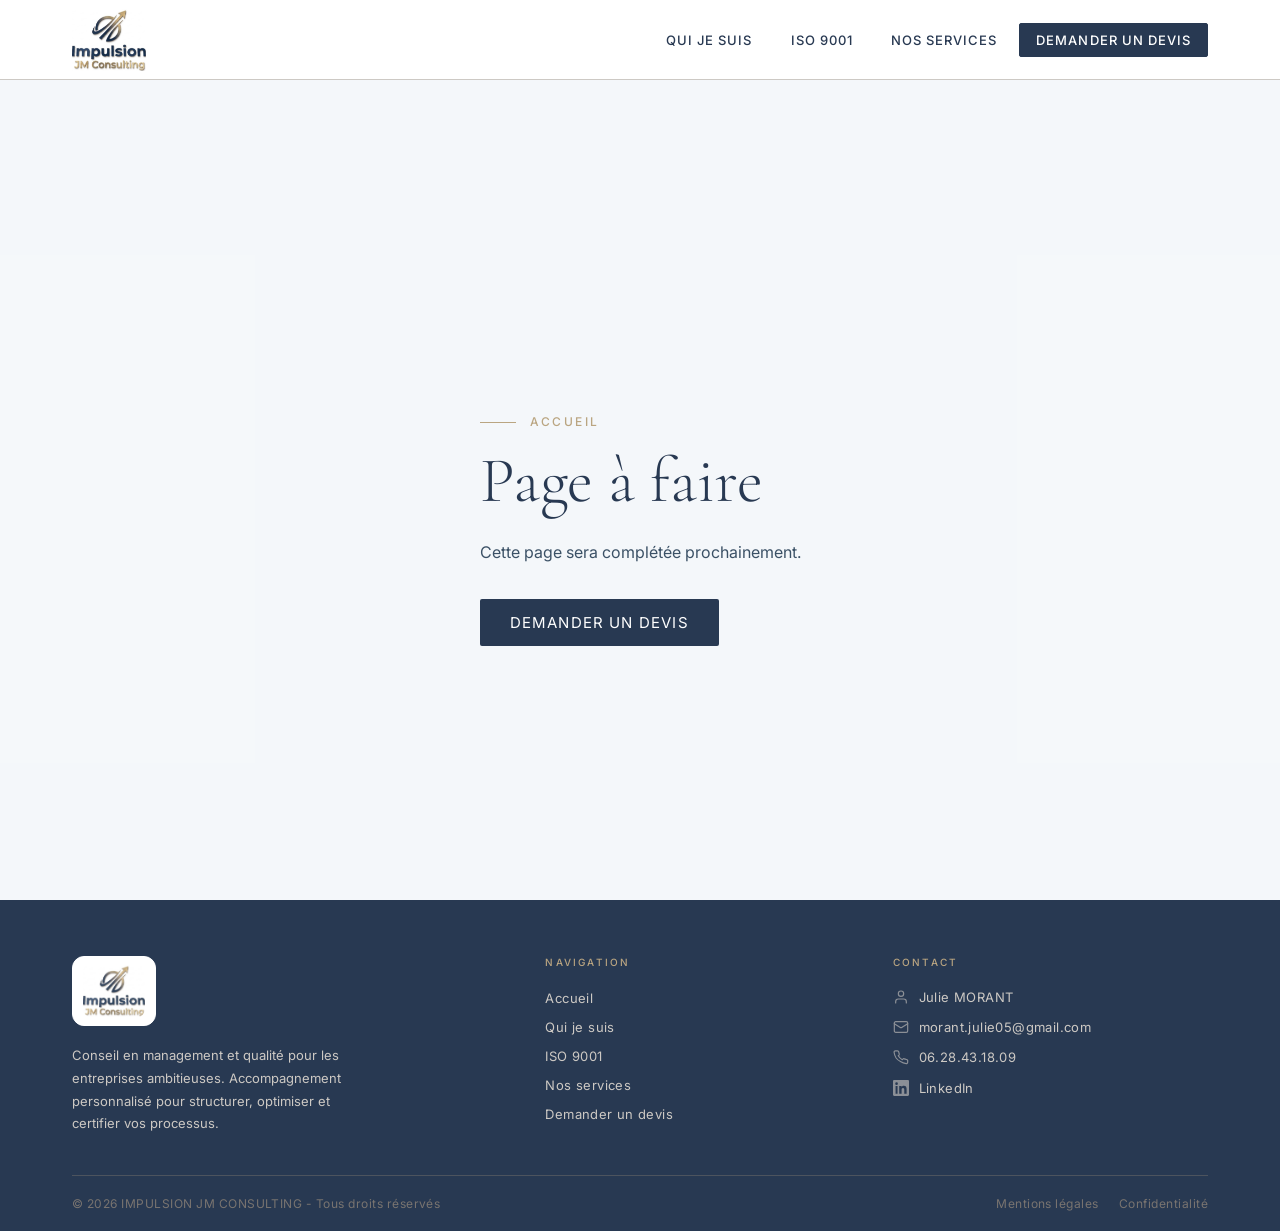
<file: index.html>
<!doctype html>
<html lang="fr">
  <head>
    <meta charset="UTF-8" />
    <meta name="viewport" content="width=device-width, initial-scale=1.0" />
    <title>IMPULSION JM CONSULTING</title>
    <link rel="preconnect" href="https://fonts.googleapis.com" />
    <link rel="preconnect" href="https://fonts.gstatic.com" crossorigin />
    <link
      href="https://fonts.googleapis.com/css2?family=Cormorant+Garamond:wght@400;600;700&family=Inter:wght@300;400;500&display=swap"
      rel="stylesheet"
    />
    <link rel="stylesheet" href="style.css" />
  </head>
  <body class="index-page">
    <!-- Header -->
    <header>
      <div class="header-inner">
        <!-- Logo cliquable → accueil -->
        <a
          href="index.html"
          class="logo-link"
          aria-label="IMPULSION JM CONSULTING – Accueil"
        >
          <img src="logo.png" alt="Logo Impulsion JM Consulting" />
        </a>

        <!-- Hamburger (mobile) -->
        <button
          class="nav-toggle"
          aria-expanded="false"
          aria-controls="main-nav"
          aria-label="Ouvrir le menu"
        >
          <span></span><span></span><span></span>
        </button>

        <!-- Navigation principale -->
        <nav id="main-nav" role="navigation" aria-label="Navigation principale">
          <ul class="nav-list">
            <li><a href="qui-suis-je.html">Qui je suis</a></li>
            <li><a href="iso-9001.html">ISO 9001</a></li>
            <li><a href="nos-services.html">Nos services</a></li>
            <li class="nav-cta">
              <a href="contact.html">Demander un devis</a>
            </li>
          </ul>
        </nav>
      </div>
    </header>

    <!-- Main -->
    <main>
      <section class="page-hero">
        <div class="hero-inner">
          <p class="hero-eyebrow">Accueil</p>
          <h1 class="hero-title">Page à faire</h1>
          <p class="hero-copy">Cette page sera complétée prochainement.</p>
          <div class="hero-actions">
            <a href="contact.html" class="btn-primary">Demander un devis</a>
          </div>
        </div>
      </section>
    </main>

    <!-- Footer -->
    <footer>
      <div class="footer-top">
        <!-- Identité -->
        <div class="footer-brand">
          <a
            href="index.html"
            class="logo-footer"
            aria-label="IMPULSION JM CONSULTING – Accueil"
          >
            <img src="logo.png" alt="Logo Impulsion JM Consulting" />
          </a>
          <p>
            Conseil en management et qualité pour les entreprises ambitieuses.
            Accompagnement personnalisé pour structurer, optimiser et certifier
            vos processus.
          </p>
        </div>

        <!-- Navigation -->
        <div class="footer-col">
          <h3>Navigation</h3>
          <ul>
            <li><a href="index.html">Accueil</a></li>
            <li><a href="qui-suis-je.html">Qui je suis</a></li>
            <li><a href="iso-9001.html">ISO 9001</a></li>
            <li><a href="nos-services.html">Nos services</a></li>
            <li><a href="contact.html">Demander un devis</a></li>
          </ul>
        </div>

        <!-- Contact -->
        <div class="footer-col">
          <h3>Contact</h3>
          <address>
            <div class="contact-item">
              <svg
                class="contact-icon"
                viewBox="0 0 24 24"
                fill="none"
                stroke="currentColor"
                stroke-width="1.8"
                stroke-linecap="round"
                stroke-linejoin="round"
                aria-hidden="true"
              >
                <path d="M20 21v-2a4 4 0 0 0-4-4H8a4 4 0 0 0-4 4v2" />
                <circle cx="12" cy="7" r="4" />
              </svg>
              <span>Julie MORANT</span>
            </div>
            <div class="contact-item">
              <svg
                class="contact-icon"
                viewBox="0 0 24 24"
                fill="none"
                stroke="currentColor"
                stroke-width="1.8"
                stroke-linecap="round"
                stroke-linejoin="round"
                aria-hidden="true"
              >
                <rect width="20" height="16" x="2" y="4" rx="2" />
                <path d="m22 7-8.97 5.7a1.94 1.94 0 0 1-2.06 0L2 7" />
              </svg>
              <a href="mailto:morant.julie05@gmail.com"
                >morant.julie05@gmail.com</a
              >
            </div>
            <div class="contact-item">
              <svg
                class="contact-icon"
                viewBox="0 0 24 24"
                fill="none"
                stroke="currentColor"
                stroke-width="1.8"
                stroke-linecap="round"
                stroke-linejoin="round"
                aria-hidden="true"
              >
                <path
                  d="M22 16.92v3a2 2 0 0 1-2.18 2 19.79 19.79 0 0 1-8.63-3.07A19.5 19.5 0 0 1 4.69 13.5a19.79 19.79 0 0 1-3.07-8.67A2 2 0 0 1 3.6 2.69h3a2 2 0 0 1 2 1.72c.127.96.361 1.903.7 2.81a2 2 0 0 1-.45 2.11L7.91 10.1a16 16 0 0 0 6 6l.91-.91a2 2 0 0 1 2.11-.45c.907.339 1.85.573 2.81.7A2 2 0 0 1 21.73 17.5z"
                />
              </svg>
              <a href="tel:+33628431809">06.28.43.18.09</a>
            </div>
            <div class="contact-item">
              <svg
                class="contact-icon"
                viewBox="0 0 24 24"
                fill="currentColor"
                aria-hidden="true"
              >
                <path
                  d="M20.447 20.452H16.89v-5.569c0-1.328-.027-3.037-1.852-3.037-1.853
      0-2.136 1.445-2.136 2.939v5.667H9.345V9h3.414v1.561h.049c.476-.9
      1.637-1.85 3.367-1.85 3.601 0 4.268 2.37 4.268 5.455v6.286zM5.337
      7.433a1.982 1.982 0 1 1 0-3.964 1.982 1.982 0 0 1 0 3.964zM6.814
      20.452H3.861V9h2.953v11.452zM22.225 0H1.771C.792 0 0 .774 0
      1.729v20.542C0 23.227.792 24 1.771 24h20.451C23.2 24 24 23.227
      24 22.271V1.729C24 .774 23.2 0 22.222 0z"
                />
              </svg>

              <a
                href="https://www.linkedin.com/in/julie-morant-05/"
                target="_blank"
                rel="noopener noreferrer"
              >
                LinkedIn
              </a>
            </div>
          </address>
        </div>
      </div>

      <div class="footer-divider"><hr /></div>

      <div class="footer-bottom">
        <p>
          &copy; <span id="year"></span> IMPULSION JM CONSULTING - Tous droits
          réservés
        </p>
        <nav class="footer-bottom-links" aria-label="Liens légaux">
          <a href="mentions-legales.html">Mentions légales</a>
          <a href="confidentialite.html">Confidentialité</a>
        </nav>
      </div>
    </footer>

    <!-- Scripts -->
    <script src="main.js"></script>
  </body>
</html>
</file>
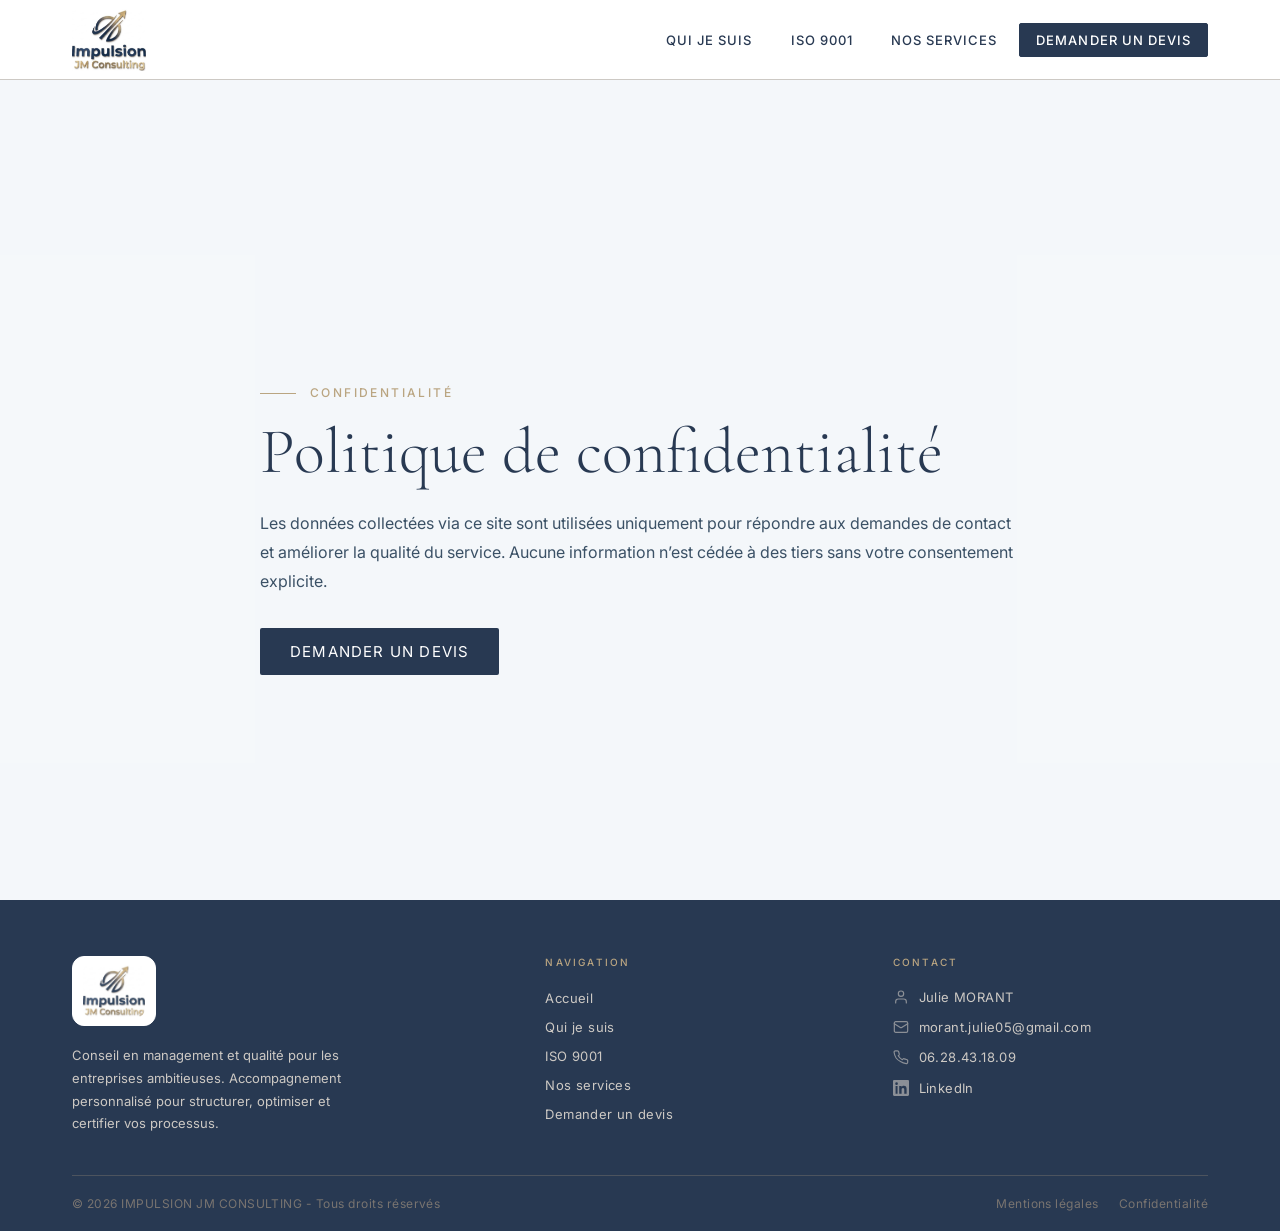
<file: confidentialite.html>
<!DOCTYPE html>
<html lang="fr">
  <head>
    <meta charset="UTF-8" />
    <meta name="viewport" content="width=device-width, initial-scale=1.0" />
    <title>Confidentialité — Impulsion JM Consulting</title>
    <link rel="preconnect" href="https://fonts.googleapis.com" />
    <link rel="preconnect" href="https://fonts.gstatic.com" crossorigin />
    <link
      href="https://fonts.googleapis.com/css2?family=Cormorant+Garamond:wght@400;600;700&family=Inter:wght@300;400;500&display=swap"
      rel="stylesheet"
    />
    <link rel="stylesheet" href="style.css" />
  </head>
  <body>
    <header>
      <div class="header-inner">
        <a href="index.html" class="logo-link" aria-label="IMPULSION JM CONSULTING – Accueil">
          <img src="logo.png" alt="Logo Impulsion JM Consulting" />
        </a>

        <button class="nav-toggle" aria-expanded="false" aria-controls="main-nav" aria-label="Ouvrir le menu">
          <span></span><span></span><span></span>
        </button>

        <nav id="main-nav" role="navigation" aria-label="Navigation principale">
          <ul class="nav-list">
            <li><a href="qui-suis-je.html">Qui je suis</a></li>
            <li><a href="iso-9001.html">ISO 9001</a></li>
            <li><a href="nos-services.html">Nos services</a></li>
            <li class="nav-cta">
              <a href="contact.html">Demander un devis</a>
            </li>
          </ul>
        </nav>
      </div>
    </header>

    <main>
      <section class="page-hero">
        <div class="hero-inner">
          <p class="hero-eyebrow">Confidentialité</p>
          <h1 class="hero-title">Politique de confidentialité</h1>
          <p class="hero-copy">Les données collectées via ce site sont utilisées uniquement pour répondre aux demandes de contact et améliorer la qualité du service. Aucune information n’est cédée à des tiers sans votre consentement explicite.</p>
          <div class="hero-actions">
            <a href="contact.html" class="btn-primary">Demander un devis</a>
          </div>
        </div>
      </section>
    </main>

    <!-- Footer -->
    <footer>
      <div class="footer-top">
        <!-- Identité -->
        <div class="footer-brand">
          <a
            href="index.html"
            class="logo-footer"
            aria-label="IMPULSION JM CONSULTING – Accueil"
          >
            <img src="logo.png" alt="Logo Impulsion JM Consulting" />
          </a>
          <p>
            Conseil en management et qualité pour les entreprises ambitieuses.
            Accompagnement personnalisé pour structurer, optimiser et certifier
            vos processus.
          </p>
        </div>

        <!-- Navigation -->
        <div class="footer-col">
          <h3>Navigation</h3>
          <ul>
            <li><a href="index.html">Accueil</a></li>
            <li><a href="qui-suis-je.html">Qui je suis</a></li>
            <li><a href="iso-9001.html">ISO 9001</a></li>
            <li><a href="nos-services.html">Nos services</a></li>
            <li><a href="contact.html">Demander un devis</a></li>
          </ul>
        </div>

        <!-- Contact -->
        <div class="footer-col">
          <h3>Contact</h3>
          <address>
            <div class="contact-item">
              <svg
                class="contact-icon"
                viewBox="0 0 24 24"
                fill="none"
                stroke="currentColor"
                stroke-width="1.8"
                stroke-linecap="round"
                stroke-linejoin="round"
                aria-hidden="true"
              >
                <path d="M20 21v-2a4 4 0 0 0-4-4H8a4 4 0 0 0-4 4v2" />
                <circle cx="12" cy="7" r="4" />
              </svg>
              <span>Julie MORANT</span>
            </div>
            <div class="contact-item">
              <svg
                class="contact-icon"
                viewBox="0 0 24 24"
                fill="none"
                stroke="currentColor"
                stroke-width="1.8"
                stroke-linecap="round"
                stroke-linejoin="round"
                aria-hidden="true"
              >
                <rect width="20" height="16" x="2" y="4" rx="2" />
                <path d="m22 7-8.97 5.7a1.94 1.94 0 0 1-2.06 0L2 7" />
              </svg>
              <a href="mailto:morant.julie05@gmail.com"
                >morant.julie05@gmail.com</a
              >
            </div>
            <div class="contact-item">
              <svg
                class="contact-icon"
                viewBox="0 0 24 24"
                fill="none"
                stroke="currentColor"
                stroke-width="1.8"
                stroke-linecap="round"
                stroke-linejoin="round"
                aria-hidden="true"
              >
                <path
                  d="M22 16.92v3a2 2 0 0 1-2.18 2 19.79 19.79 0 0 1-8.63-3.07A19.5 19.5 0 0 1 4.69 13.5a19.79 19.79 0 0 1-3.07-8.67A2 2 0 0 1 3.6 2.69h3a2 2 0 0 1 2 1.72c.127.96.361 1.903.7 2.81a2 2 0 0 1-.45 2.11L7.91 10.1a16 16 0 0 0 6 6l.91-.91a2 2 0 0 1 2.11-.45c.907.339 1.85.573 2.81.7A2 2 0 0 1 21.73 17.5z"
                />
              </svg>
              <a href="tel:+33628431809">06.28.43.18.09</a>
            </div>
            <div class="contact-item">
              <svg
                class="contact-icon"
                viewBox="0 0 24 24"
                fill="currentColor"
                aria-hidden="true"
              >
                <path
                  d="M20.447 20.452H16.89v-5.569c0-1.328-.027-3.037-1.852-3.037-1.853
      0-2.136 1.445-2.136 2.939v5.667H9.345V9h3.414v1.561h.049c.476-.9
      1.637-1.85 3.367-1.85 3.601 0 4.268 2.37 4.268 5.455v6.286zM5.337
      7.433a1.982 1.982 0 1 1 0-3.964 1.982 1.982 0 0 1 0 3.964zM6.814
      20.452H3.861V9h2.953v11.452zM22.225 0H1.771C.792 0 0 .774 0
      1.729v20.542C0 23.227.792 24 1.771 24h20.451C23.2 24 24 23.227
      24 22.271V1.729C24 .774 23.2 0 22.222 0z"
                />
              </svg>

              <a
                href="https://www.linkedin.com/in/julie-morant-05/"
                target="_blank"
                rel="noopener noreferrer"
              >
                LinkedIn
              </a>
            </div>
          </address>
        </div>
      </div>

      <div class="footer-divider"><hr /></div>

      <div class="footer-bottom">
        <p>
          &copy; <span id="year"></span> IMPULSION JM CONSULTING - Tous droits
          réservés
        </p>
        <nav class="footer-bottom-links" aria-label="Liens légaux">
          <a href="mentions-legales.html">Mentions légales</a>
          <a href="confidentialite.html">Confidentialité</a>
        </nav>
      </div>
    </footer>

    <script src="main.js"></script>
  </body>
</html>
</file>
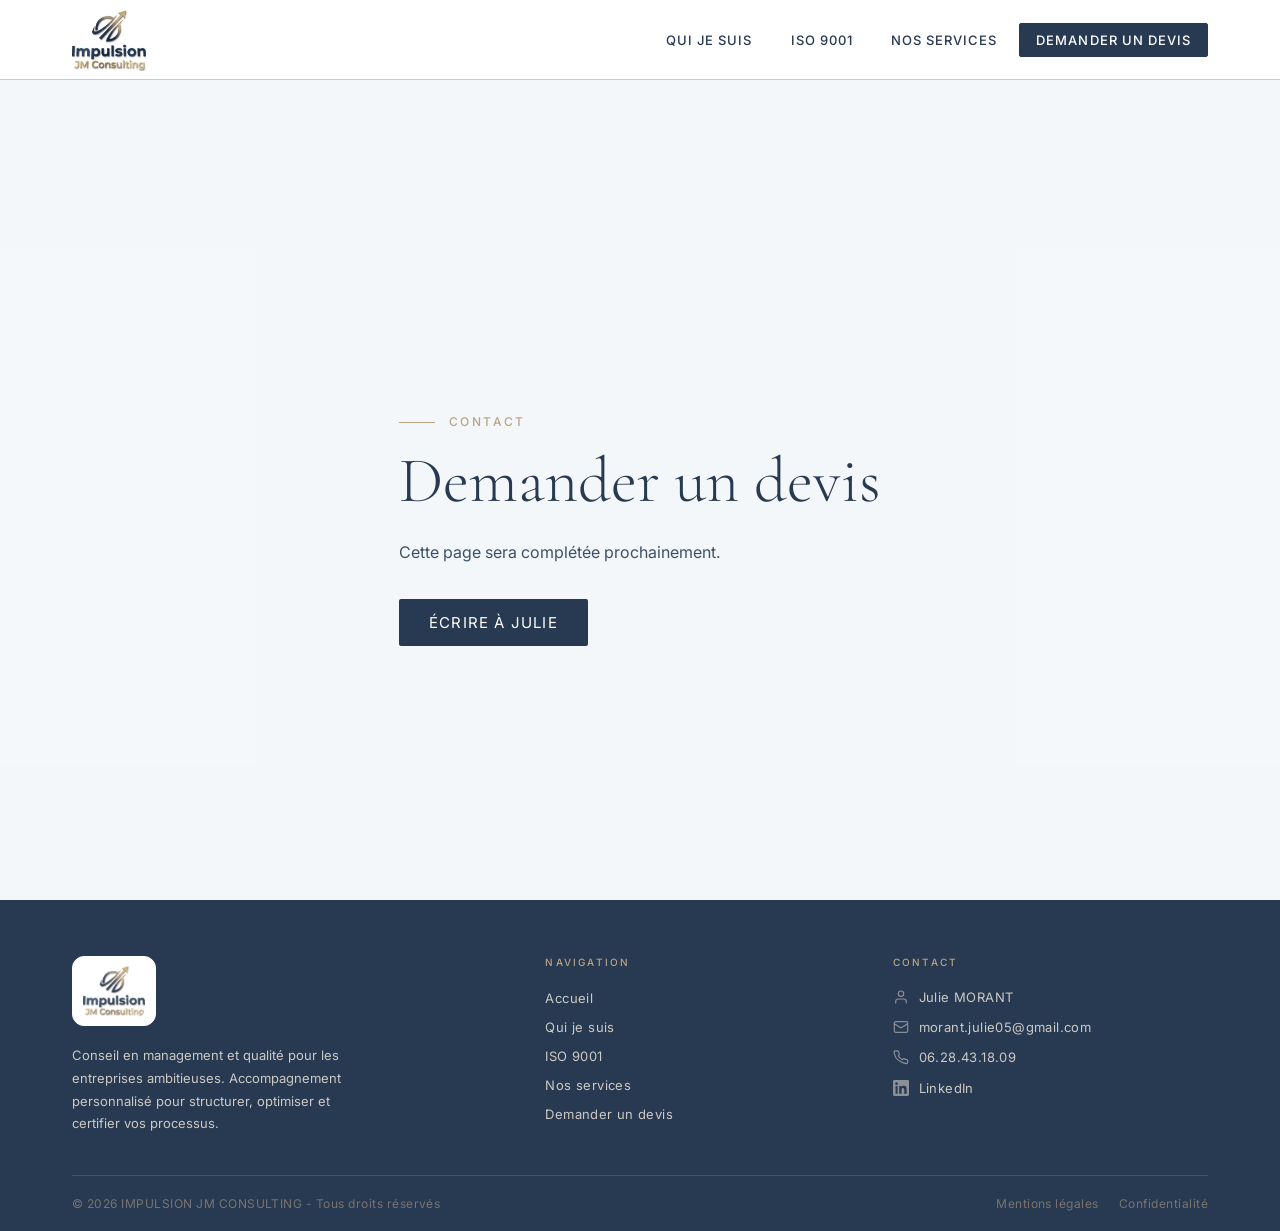
<file: contact.html>
<!DOCTYPE html>
<html lang="fr">
  <head>
    <meta charset="UTF-8" />
    <meta name="viewport" content="width=device-width, initial-scale=1.0" />
    <title>Demander un devis — Impulsion JM Consulting</title>
    <link rel="preconnect" href="https://fonts.googleapis.com" />
    <link rel="preconnect" href="https://fonts.gstatic.com" crossorigin />
    <link
      href="https://fonts.googleapis.com/css2?family=Cormorant+Garamond:wght@400;600;700&family=Inter:wght@300;400;500&display=swap"
      rel="stylesheet"
    />
    <link rel="stylesheet" href="style.css" />
  </head>
  <body>
    <header>
      <div class="header-inner">
        <a href="index.html" class="logo-link" aria-label="IMPULSION JM CONSULTING – Accueil">
          <img src="logo.png" alt="Logo Impulsion JM Consulting" />
        </a>

        <button class="nav-toggle" aria-expanded="false" aria-controls="main-nav" aria-label="Ouvrir le menu">
          <span></span><span></span><span></span>
        </button>

        <nav id="main-nav" role="navigation" aria-label="Navigation principale">
          <ul class="nav-list">
            <li><a href="qui-suis-je.html">Qui je suis</a></li>
            <li><a href="iso-9001.html">ISO 9001</a></li>
            <li><a href="nos-services.html">Nos services</a></li>
            <li class="nav-cta">
              <a href="contact.html">Demander un devis</a>
            </li>
          </ul>
        </nav>
      </div>
    </header>

    <main>
      <section class="page-hero">
        <div class="hero-inner">
          <p class="hero-eyebrow">Contact</p>
          <h1 class="hero-title">Demander un devis</h1>
          <p class="hero-copy">Cette page sera complétée prochainement.</p>
          <div class="hero-actions">
            <a href="mailto:morant.julie05@gmail.com" class="btn-primary">Écrire à Julie</a>
          </div>
        </div>
      </section>
    </main>

    <!-- Footer -->
    <footer>
      <div class="footer-top">
        <!-- Identité -->
        <div class="footer-brand">
          <a
            href="index.html"
            class="logo-footer"
            aria-label="IMPULSION JM CONSULTING – Accueil"
          >
            <img src="logo.png" alt="Logo Impulsion JM Consulting" />
          </a>
          <p>
            Conseil en management et qualité pour les entreprises ambitieuses.
            Accompagnement personnalisé pour structurer, optimiser et certifier
            vos processus.
          </p>
        </div>

        <!-- Navigation -->
        <div class="footer-col">
          <h3>Navigation</h3>
          <ul>
            <li><a href="index.html">Accueil</a></li>
            <li><a href="qui-suis-je.html">Qui je suis</a></li>
            <li><a href="iso-9001.html">ISO 9001</a></li>
            <li><a href="nos-services.html">Nos services</a></li>
            <li><a href="contact.html">Demander un devis</a></li>
          </ul>
        </div>

        <!-- Contact -->
        <div class="footer-col">
          <h3>Contact</h3>
          <address>
            <div class="contact-item">
              <svg
                class="contact-icon"
                viewBox="0 0 24 24"
                fill="none"
                stroke="currentColor"
                stroke-width="1.8"
                stroke-linecap="round"
                stroke-linejoin="round"
                aria-hidden="true"
              >
                <path d="M20 21v-2a4 4 0 0 0-4-4H8a4 4 0 0 0-4 4v2" />
                <circle cx="12" cy="7" r="4" />
              </svg>
              <span>Julie MORANT</span>
            </div>
            <div class="contact-item">
              <svg
                class="contact-icon"
                viewBox="0 0 24 24"
                fill="none"
                stroke="currentColor"
                stroke-width="1.8"
                stroke-linecap="round"
                stroke-linejoin="round"
                aria-hidden="true"
              >
                <rect width="20" height="16" x="2" y="4" rx="2" />
                <path d="m22 7-8.97 5.7a1.94 1.94 0 0 1-2.06 0L2 7" />
              </svg>
              <a href="mailto:morant.julie05@gmail.com"
                >morant.julie05@gmail.com</a
              >
            </div>
            <div class="contact-item">
              <svg
                class="contact-icon"
                viewBox="0 0 24 24"
                fill="none"
                stroke="currentColor"
                stroke-width="1.8"
                stroke-linecap="round"
                stroke-linejoin="round"
                aria-hidden="true"
              >
                <path
                  d="M22 16.92v3a2 2 0 0 1-2.18 2 19.79 19.79 0 0 1-8.63-3.07A19.5 19.5 0 0 1 4.69 13.5a19.79 19.79 0 0 1-3.07-8.67A2 2 0 0 1 3.6 2.69h3a2 2 0 0 1 2 1.72c.127.96.361 1.903.7 2.81a2 2 0 0 1-.45 2.11L7.91 10.1a16 16 0 0 0 6 6l.91-.91a2 2 0 0 1 2.11-.45c.907.339 1.85.573 2.81.7A2 2 0 0 1 21.73 17.5z"
                />
              </svg>
              <a href="tel:+33628431809">06.28.43.18.09</a>
            </div>
            <div class="contact-item">
              <svg
                class="contact-icon"
                viewBox="0 0 24 24"
                fill="currentColor"
                aria-hidden="true"
              >
                <path
                  d="M20.447 20.452H16.89v-5.569c0-1.328-.027-3.037-1.852-3.037-1.853
      0-2.136 1.445-2.136 2.939v5.667H9.345V9h3.414v1.561h.049c.476-.9
      1.637-1.85 3.367-1.85 3.601 0 4.268 2.37 4.268 5.455v6.286zM5.337
      7.433a1.982 1.982 0 1 1 0-3.964 1.982 1.982 0 0 1 0 3.964zM6.814
      20.452H3.861V9h2.953v11.452zM22.225 0H1.771C.792 0 0 .774 0
      1.729v20.542C0 23.227.792 24 1.771 24h20.451C23.2 24 24 23.227
      24 22.271V1.729C24 .774 23.2 0 22.222 0z"
                />
              </svg>

              <a
                href="https://www.linkedin.com/in/julie-morant-05/"
                target="_blank"
                rel="noopener noreferrer"
              >
                LinkedIn
              </a>
            </div>
          </address>
        </div>
      </div>

      <div class="footer-divider"><hr /></div>

      <div class="footer-bottom">
        <p>
          &copy; <span id="year"></span> IMPULSION JM CONSULTING - Tous droits
          réservés
        </p>
        <nav class="footer-bottom-links" aria-label="Liens légaux">
          <a href="mentions-legales.html">Mentions légales</a>
          <a href="confidentialite.html">Confidentialité</a>
        </nav>
      </div>
    </footer>

    <script src="main.js"></script>
  </body>
</html>
</file>
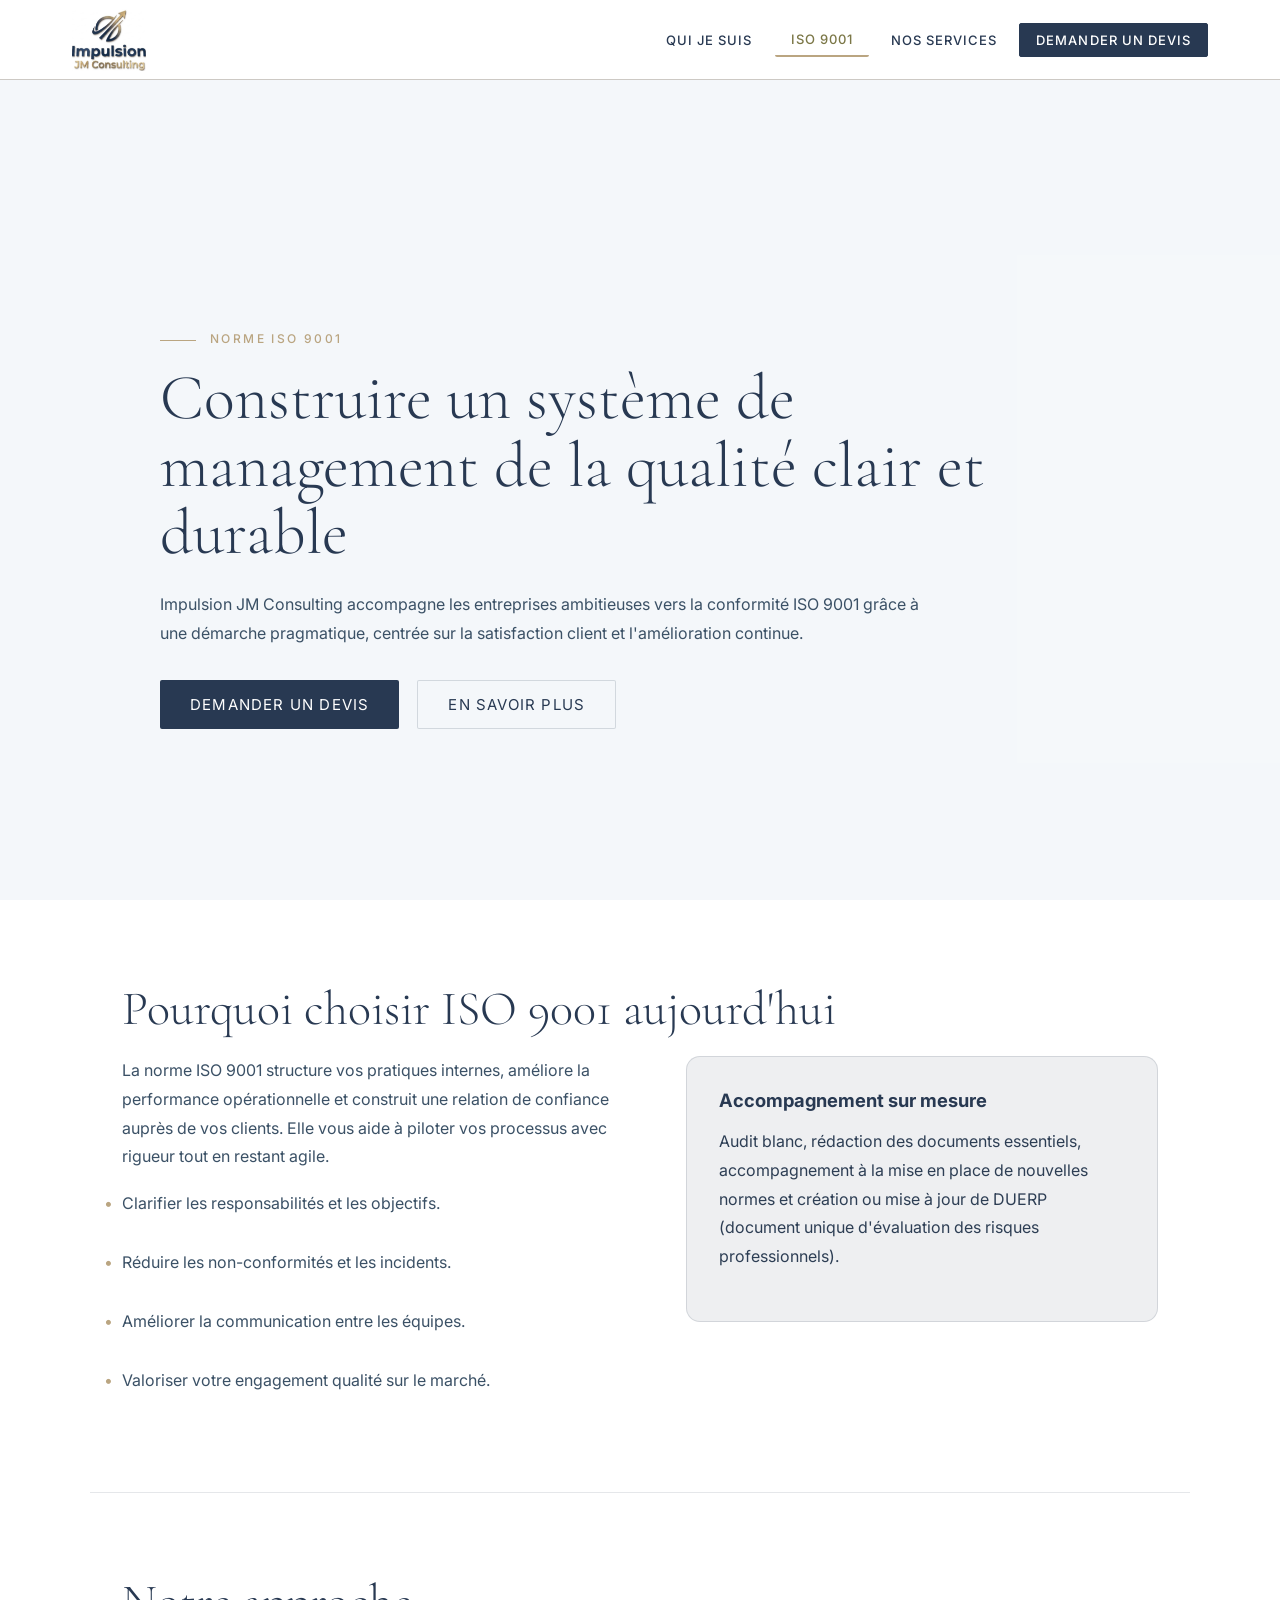
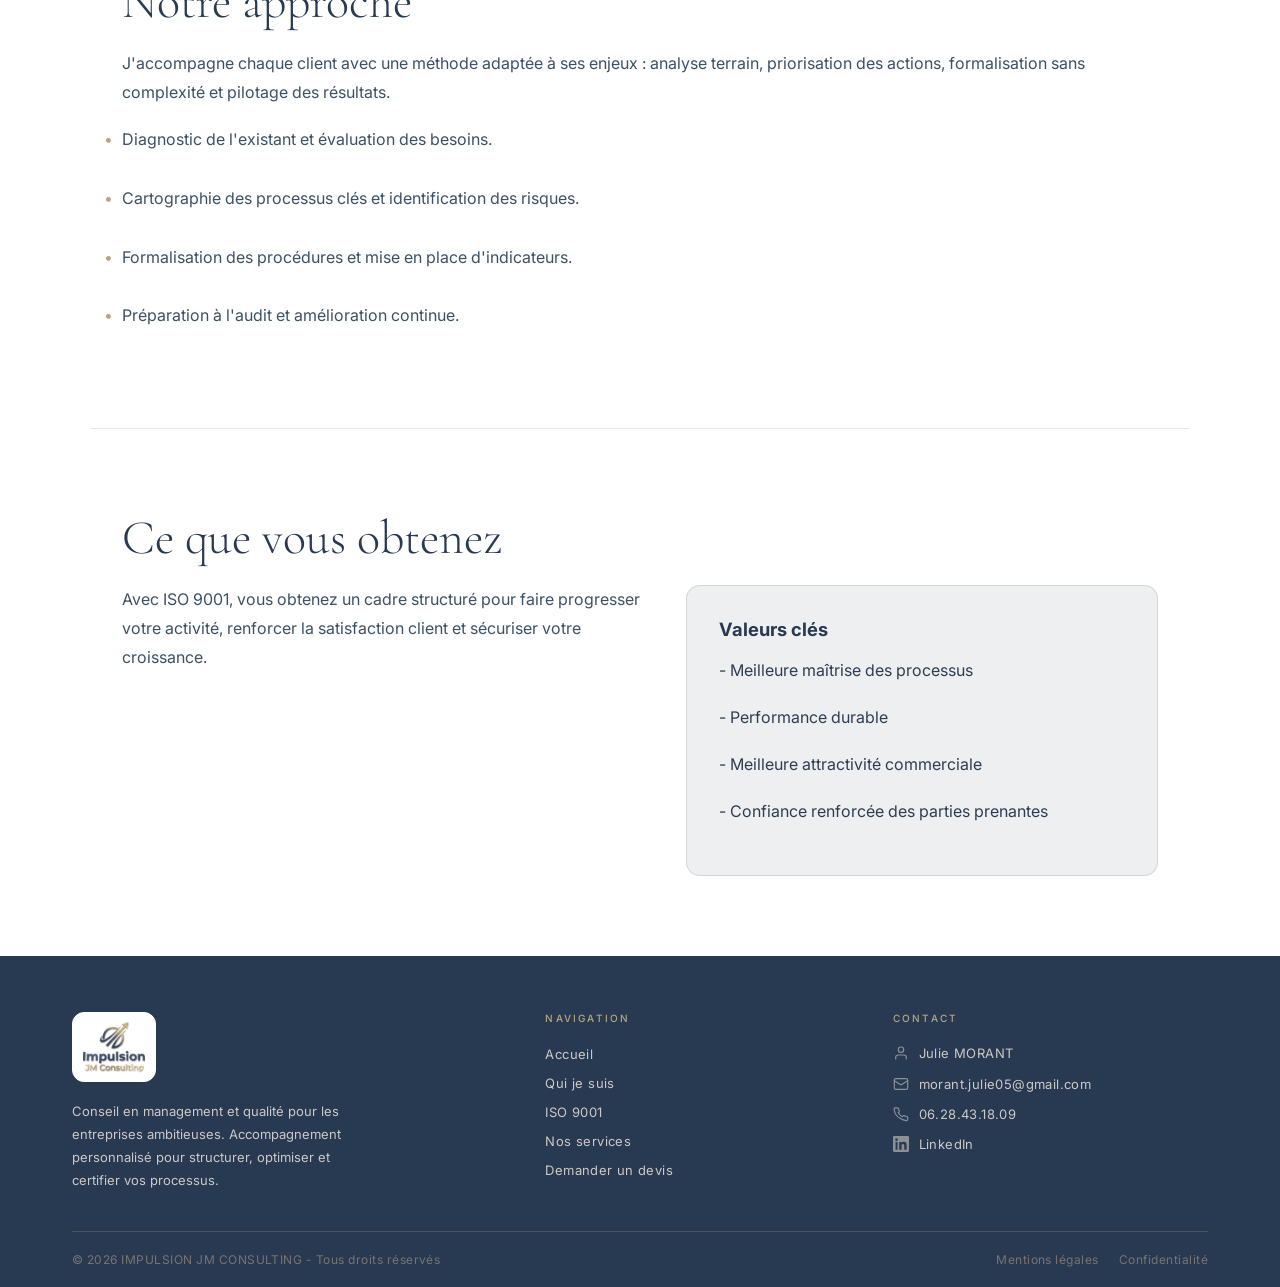
<file: iso-9001.html>
<!DOCTYPE html>
<html lang="fr">
<head>
  <meta charset="UTF-8" />
  <meta name="viewport" content="width=device-width, initial-scale=1.0" />
  <title>ISO 9001 — Impulsion JM Consulting</title>
  <link rel="preconnect" href="https://fonts.googleapis.com" />
  <link rel="preconnect" href="https://fonts.gstatic.com" crossorigin />
  <link href="https://fonts.googleapis.com/css2?family=Cormorant+Garamond:wght@400;600;700&family=Inter:wght@300;400;500&display=swap" rel="stylesheet" />
  <link rel="stylesheet" href="style.css" />
</head>


<body>
  <!-- Header -->
  <header>
    <div class="header-inner">
      <!-- Logo cliquable → accueil -->
      <a href="index.html" class="logo-link" aria-label="IMPULSION JM CONSULTING – Accueil">
        <img src="logo.png" alt="Logo Impulsion JM Consulting" />
      </a>

      <!-- Hamburger (mobile) -->
      <button class="nav-toggle" aria-expanded="false" aria-controls="main-nav" aria-label="Ouvrir le menu">
        <span></span><span></span><span></span>
      </button>

      <!-- Navigation principale -->
      <nav id="main-nav" role="navigation" aria-label="Navigation principale">
        <ul class="nav-list">
          <li><a href="qui-suis-je.html">Qui je suis</a></li>
          <li><a href="iso-9001.html">ISO 9001</a></li>
          <li><a href="nos-services.html">Nos services</a></li>
          <li class="nav-cta">
            <a href="contact.html">Demander un devis</a>
          </li>
        </ul>
      </nav>
    </div>
  </header>

    
  <main>
    <section class="page-hero">
      <div class="hero-inner">
        <p class="hero-eyebrow">Norme ISO 9001</p>
        <h1 class="hero-title">Construire un système de management de la qualité clair et durable</h1>
        <p class="hero-copy">Impulsion JM Consulting accompagne les entreprises ambitieuses vers la conformité ISO 9001 grâce à une démarche pragmatique, 
          centrée sur la satisfaction client et l'amélioration continue.</p>
        <div class="hero-actions">
          <a href="contact.html" class="btn-primary">Demander un devis</a>
          <a href="#avantages" class="btn-secondary">En savoir plus</a>
        </div>
      </div>
    </section>

    <section class="page-section" id="avantages">
      <h2>Pourquoi choisir ISO 9001 aujourd'hui</h2>
      <div class="page-grid">
        <div>
          <p>La norme ISO 9001 structure vos pratiques internes, améliore la performance opérationnelle et construit une relation de confiance auprès de vos clients. 
            Elle vous aide à piloter vos processus avec rigueur tout en restant agile.</p>
          <ul>
            <li>Clarifier les responsabilités et les objectifs.</li>
            <li>Réduire les non-conformités et les incidents.</li>
            <li>Améliorer la communication entre les équipes.</li>
            <li>Valoriser votre engagement qualité sur le marché.</li>
          </ul>
        </div>
        <aside class="panel">
          <h3>Accompagnement sur mesure</h3>
          <p>Audit blanc, rédaction des documents essentiels, accompagnement à la mise en place de nouvelles normes et création ou mise à jour de DUERP (document unique d'évaluation des risques professionnels).</p>
        </aside>
      </div>
    </section>

    <section class="page-section">
      <h2>Notre approche</h2>
      <p>J'accompagne chaque client avec une méthode adaptée à ses enjeux : analyse terrain, priorisation des actions, formalisation sans complexité et pilotage des résultats.</p>
      <ul>
        <li>Diagnostic de l'existant et évaluation des besoins.</li>
        <li>Cartographie des processus clés et identification des risques.</li>
        <li>Formalisation des procédures et mise en place d'indicateurs.</li>
        <li>Préparation à l'audit et amélioration continue.</li>
      </ul>
    </section>

    <section class="page-section">
      <h2>Ce que vous obtenez</h2>
      <div class="page-grid">
        <div>
          <p>Avec ISO 9001, vous obtenez un cadre structuré pour faire progresser votre activité, renforcer la satisfaction client et sécuriser votre croissance.</p>
        </div>
        <aside class="panel">
          <h3>Valeurs clés</h3>
          <p>- Meilleure maîtrise des processus</p>
          <p>- Performance durable</p>
          <p>- Meilleure attractivité commerciale</p>
          <p>- Confiance renforcée des parties prenantes</p>
        </aside>
      </div>
    </section>
  </main>

  <!-- Footer -->
  <footer>
    <div class="footer-top">
      <!-- Identité -->
      <div class="footer-brand">
        <a
          href="index.html"
          class="logo-footer"
          aria-label="IMPULSION JM CONSULTING – Accueil"
        >
          <img src="logo.png" alt="Logo Impulsion JM Consulting" />
        </a>
        <p>
          Conseil en management et qualité pour les entreprises ambitieuses.
          Accompagnement personnalisé pour structurer, optimiser et certifier
          vos processus.
        </p>
      </div>

      <!-- Navigation -->
      <div class="footer-col">
        <h3>Navigation</h3>
        <ul>
          <li><a href="index.html">Accueil</a></li>
          <li><a href="qui-suis-je.html">Qui je suis</a></li>
          <li><a href="iso-9001.html">ISO 9001</a></li>
          <li><a href="nos-services.html">Nos services</a></li>
          <li><a href="contact.html">Demander un devis</a></li>
        </ul>
      </div>

      <!-- Contact -->
      <div class="footer-col">
        <h3>Contact</h3>
        <address>
          <div class="contact-item">
            <svg
              class="contact-icon"
              viewBox="0 0 24 24"
              fill="none"
              stroke="currentColor"
              stroke-width="1.8"
              stroke-linecap="round"
              stroke-linejoin="round"
              aria-hidden="true"
            >
              <path d="M20 21v-2a4 4 0 0 0-4-4H8a4 4 0 0 0-4 4v2" />
              <circle cx="12" cy="7" r="4" />
            </svg>
            <span>Julie MORANT</span>
          </div>
          <div class="contact-item">
            <svg
              class="contact-icon"
              viewBox="0 0 24 24"
              fill="none"
              stroke="currentColor"
              stroke-width="1.8"
              stroke-linecap="round"
              stroke-linejoin="round"
              aria-hidden="true"
            >
              <rect width="20" height="16" x="2" y="4" rx="2" />
              <path d="m22 7-8.97 5.7a1.94 1.94 0 0 1-2.06 0L2 7" />
            </svg>
            <a href="mailto:morant.julie05@gmail.com">morant.julie05@gmail.com</a>
          </div>
          <div class="contact-item">
            <svg
              class="contact-icon"
              viewBox="0 0 24 24"
              fill="none"
              stroke="currentColor"
              stroke-width="1.8"
              stroke-linecap="round"
              stroke-linejoin="round"
              aria-hidden="true"
            >
              <path d="M22 16.92v3a2 2 0 0 1-2.18 2 19.79 19.79 0 0 1-8.63-3.07A19.5 19.5 0 0 1 4.69 13.5a19.79 19.79 0 0 1-3.07-8.67A2 2 0 0 1 3.6 2.69h3a2 2 0 0 1 2 1.72c.127.96.361 1.903.7 2.81a2 2 0 0 1-.45 2.11L7.91 10.1a16 16 0 0 0 6 6l.91-.91a2 2 0 0 1 2.11-.45c.907.339 1.85.573 2.81.7A2 2 0 0 1 21.73 17.5z" />
            </svg>
            <a href="tel:+33628431809">06.28.43.18.09</a>
          </div>
          <div class="contact-item">
            <svg
              class="contact-icon"
              viewBox="0 0 24 24"
              fill="currentColor"
              aria-hidden="true"
            >
              <path d="M20.447 20.452H16.89v-5.569c0-1.328-.027-3.037-1.852-3.037-1.853 0-2.136 1.445-2.136 2.939v5.667H9.345V9h3.414v1.561h.049c.476-.9 1.637-1.85 3.367-1.85 3.601 0 4.268 2.37 4.268 5.455v6.286zM5.337 7.433a1.982 1.982 0 1 1 0-3.964 1.982 1.982 0 0 1 0 3.964zM6.814 20.452H3.861V9h2.953v11.452zM22.225 0H1.771C.792 0 0 .774 0 1.729v20.542C0 23.227.792 24 1.771 24h20.451C23.2 24 24 23.227 24 22.271V1.729C24 .774 23.2 0 22.222 0z" />
            </svg>
            <a href="https://www.linkedin.com/in/julie-morant-05/" target="_blank" rel="noopener noreferrer">LinkedIn</a>
          </div>
        </address>
      </div>
    </div>

    <div class="footer-divider"><hr /></div>

    <div class="footer-bottom">
      <p>
        &copy; <span id="year"></span> IMPULSION JM CONSULTING - Tous droits
        réservés
      </p>
      <nav class="footer-bottom-links" aria-label="Liens légaux">
        <a href="mentions-legales.html">Mentions légales</a>
        <a href="confidentialite.html">Confidentialité</a>
      </nav>
    </div>
  </footer>

  <script src="main.js"></script>
</body>
</html>
</file>
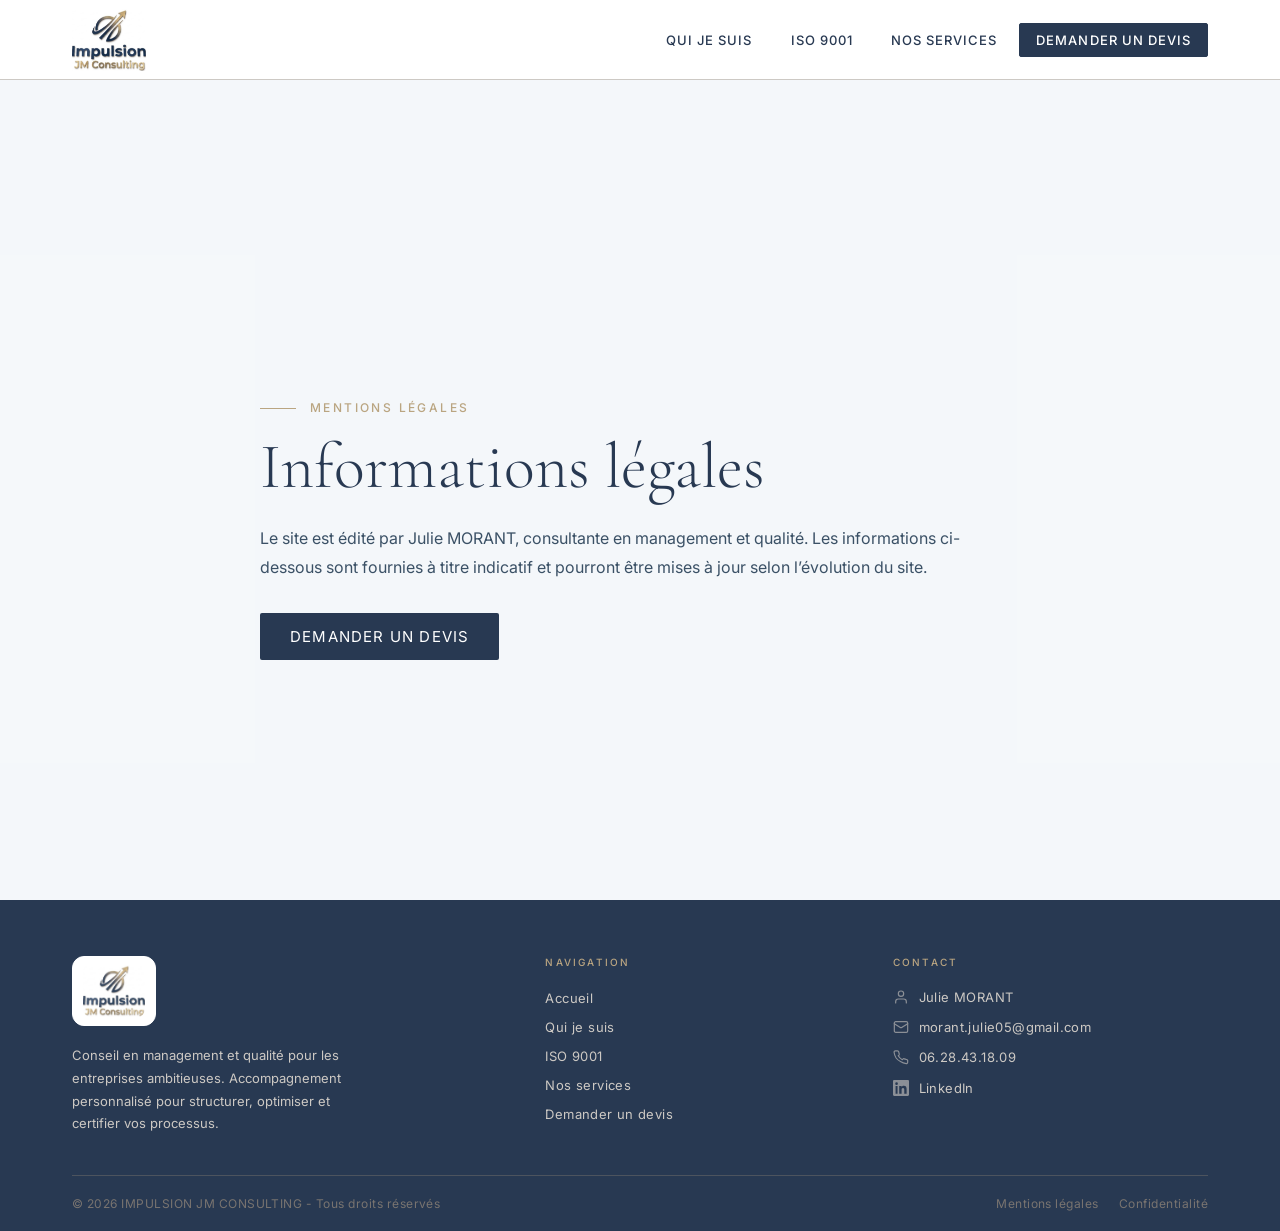
<file: mentions-legales.html>
<!DOCTYPE html>
<html lang="fr">
  <head>
    <meta charset="UTF-8" />
    <meta name="viewport" content="width=device-width, initial-scale=1.0" />
    <title>Mentions légales — Impulsion JM Consulting</title>
    <link rel="preconnect" href="https://fonts.googleapis.com" />
    <link rel="preconnect" href="https://fonts.gstatic.com" crossorigin />
    <link
      href="https://fonts.googleapis.com/css2?family=Cormorant+Garamond:wght@400;600;700&family=Inter:wght@300;400;500&display=swap"
      rel="stylesheet"
    />
    <link rel="stylesheet" href="style.css" />
  </head>
  <body>
    <header>
      <div class="header-inner">
        <a href="index.html" class="logo-link" aria-label="IMPULSION JM CONSULTING – Accueil">
          <img src="logo.png" alt="Logo Impulsion JM Consulting" />
        </a>

        <button class="nav-toggle" aria-expanded="false" aria-controls="main-nav" aria-label="Ouvrir le menu">
          <span></span><span></span><span></span>
        </button>

        <nav id="main-nav" role="navigation" aria-label="Navigation principale">
          <ul class="nav-list">
            <li><a href="qui-suis-je.html">Qui je suis</a></li>
            <li><a href="iso-9001.html">ISO 9001</a></li>
            <li><a href="nos-services.html">Nos services</a></li>
            <li class="nav-cta">
              <a href="contact.html">Demander un devis</a>
            </li>
          </ul>
        </nav>
      </div>
    </header>

    <main>
      <section class="page-hero">
        <div class="hero-inner">
          <p class="hero-eyebrow">Mentions légales</p>
          <h1 class="hero-title">Informations légales</h1>
          <p class="hero-copy">Le site est édité par Julie MORANT, consultante en management et qualité. Les informations ci-dessous sont fournies à titre indicatif et pourront être mises à jour selon l’évolution du site.</p>
          <div class="hero-actions">
            <a href="contact.html" class="btn-primary">Demander un devis</a>
          </div>
        </div>
      </section>
    </main>

    <!-- Footer -->
    <footer>
      <div class="footer-top">
        <!-- Identité -->
        <div class="footer-brand">
          <a
            href="index.html"
            class="logo-footer"
            aria-label="IMPULSION JM CONSULTING – Accueil"
          >
            <img src="logo.png" alt="Logo Impulsion JM Consulting" />
          </a>
          <p>
            Conseil en management et qualité pour les entreprises ambitieuses.
            Accompagnement personnalisé pour structurer, optimiser et certifier
            vos processus.
          </p>
        </div>

        <!-- Navigation -->
        <div class="footer-col">
          <h3>Navigation</h3>
          <ul>
            <li><a href="index.html">Accueil</a></li>
            <li><a href="qui-suis-je.html">Qui je suis</a></li>
            <li><a href="iso-9001.html">ISO 9001</a></li>
            <li><a href="nos-services.html">Nos services</a></li>
            <li><a href="contact.html">Demander un devis</a></li>
          </ul>
        </div>

        <!-- Contact -->
        <div class="footer-col">
          <h3>Contact</h3>
          <address>
            <div class="contact-item">
              <svg
                class="contact-icon"
                viewBox="0 0 24 24"
                fill="none"
                stroke="currentColor"
                stroke-width="1.8"
                stroke-linecap="round"
                stroke-linejoin="round"
                aria-hidden="true"
              >
                <path d="M20 21v-2a4 4 0 0 0-4-4H8a4 4 0 0 0-4 4v2" />
                <circle cx="12" cy="7" r="4" />
              </svg>
              <span>Julie MORANT</span>
            </div>
            <div class="contact-item">
              <svg
                class="contact-icon"
                viewBox="0 0 24 24"
                fill="none"
                stroke="currentColor"
                stroke-width="1.8"
                stroke-linecap="round"
                stroke-linejoin="round"
                aria-hidden="true"
              >
                <rect width="20" height="16" x="2" y="4" rx="2" />
                <path d="m22 7-8.97 5.7a1.94 1.94 0 0 1-2.06 0L2 7" />
              </svg>
              <a href="mailto:morant.julie05@gmail.com"
                >morant.julie05@gmail.com</a
              >
            </div>
            <div class="contact-item">
              <svg
                class="contact-icon"
                viewBox="0 0 24 24"
                fill="none"
                stroke="currentColor"
                stroke-width="1.8"
                stroke-linecap="round"
                stroke-linejoin="round"
                aria-hidden="true"
              >
                <path
                  d="M22 16.92v3a2 2 0 0 1-2.18 2 19.79 19.79 0 0 1-8.63-3.07A19.5 19.5 0 0 1 4.69 13.5a19.79 19.79 0 0 1-3.07-8.67A2 2 0 0 1 3.6 2.69h3a2 2 0 0 1 2 1.72c.127.96.361 1.903.7 2.81a2 2 0 0 1-.45 2.11L7.91 10.1a16 16 0 0 0 6 6l.91-.91a2 2 0 0 1 2.11-.45c.907.339 1.85.573 2.81.7A2 2 0 0 1 21.73 17.5z"
                />
              </svg>
              <a href="tel:+33628431809">06.28.43.18.09</a>
            </div>
            <div class="contact-item">
              <svg
                class="contact-icon"
                viewBox="0 0 24 24"
                fill="currentColor"
                aria-hidden="true"
              >
                <path
                  d="M20.447 20.452H16.89v-5.569c0-1.328-.027-3.037-1.852-3.037-1.853
      0-2.136 1.445-2.136 2.939v5.667H9.345V9h3.414v1.561h.049c.476-.9
      1.637-1.85 3.367-1.85 3.601 0 4.268 2.37 4.268 5.455v6.286zM5.337
      7.433a1.982 1.982 0 1 1 0-3.964 1.982 1.982 0 0 1 0 3.964zM6.814
      20.452H3.861V9h2.953v11.452zM22.225 0H1.771C.792 0 0 .774 0
      1.729v20.542C0 23.227.792 24 1.771 24h20.451C23.2 24 24 23.227
      24 22.271V1.729C24 .774 23.2 0 22.222 0z"
                />
              </svg>

              <a
                href="https://www.linkedin.com/in/julie-morant-05/"
                target="_blank"
                rel="noopener noreferrer"
              >
                LinkedIn
              </a>
            </div>
          </address>
        </div>
      </div>

      <div class="footer-divider"><hr /></div>

      <div class="footer-bottom">
        <p>
          &copy; <span id="year"></span> IMPULSION JM CONSULTING - Tous droits
          réservés
        </p>
        <nav class="footer-bottom-links" aria-label="Liens légaux">
          <a href="mentions-legales.html">Mentions légales</a>
          <a href="confidentialite.html">Confidentialité</a>
        </nav>
      </div>
    </footer>

    <script src="main.js"></script>
  </body>
</html>
</file>
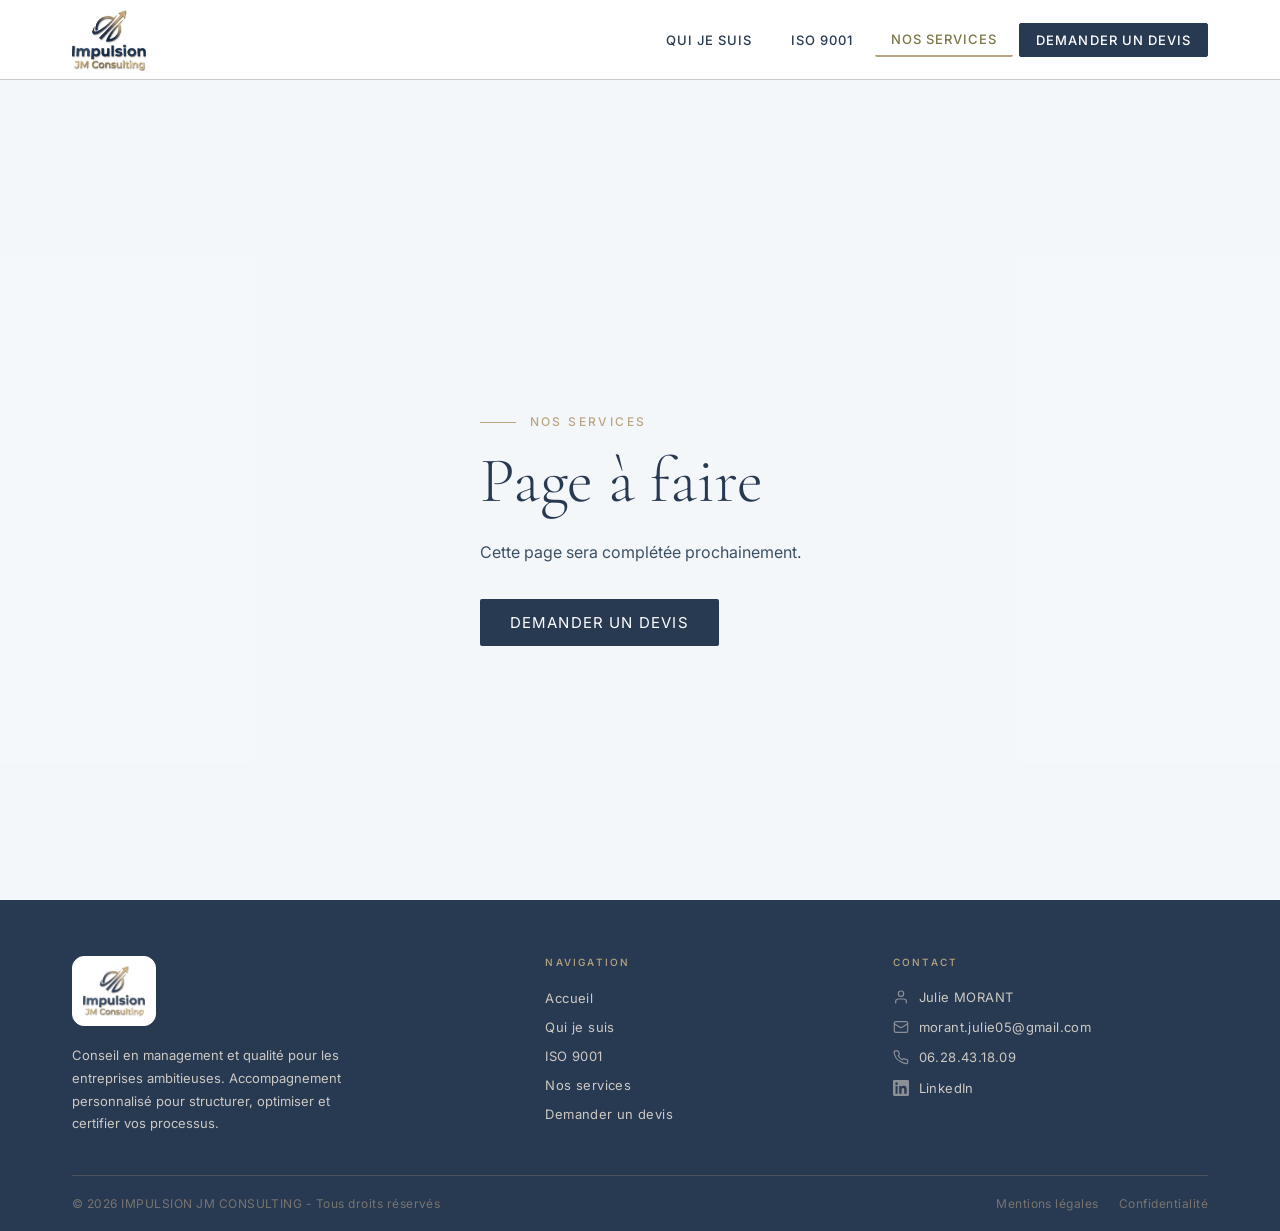
<file: nos-services.html>
<!DOCTYPE html>
<html lang="fr">
  <head>
    <meta charset="UTF-8" />
    <meta name="viewport" content="width=device-width, initial-scale=1.0" />
    <title>Nos services — Impulsion JM Consulting</title>
    <link rel="preconnect" href="https://fonts.googleapis.com" />
    <link rel="preconnect" href="https://fonts.gstatic.com" crossorigin />
    <link
      href="https://fonts.googleapis.com/css2?family=Cormorant+Garamond:wght@400;600;700&family=Inter:wght@300;400;500&display=swap"
      rel="stylesheet"
    />
    <link rel="stylesheet" href="style.css" />
  </head>
  <body>
    <header>
      <div class="header-inner">
        <a href="index.html" class="logo-link" aria-label="IMPULSION JM CONSULTING – Accueil">
          <img src="logo.png" alt="Logo Impulsion JM Consulting" />
        </a>

        <button class="nav-toggle" aria-expanded="false" aria-controls="main-nav" aria-label="Ouvrir le menu">
          <span></span><span></span><span></span>
        </button>

        <nav id="main-nav" role="navigation" aria-label="Navigation principale">
          <ul class="nav-list">
            <li><a href="qui-suis-je.html">Qui je suis</a></li>
            <li><a href="iso-9001.html">ISO 9001</a></li>
            <li><a href="nos-services.html">Nos services</a></li>
            <li class="nav-cta">
              <a href="contact.html">Demander un devis</a>
            </li>
          </ul>
        </nav>
      </div>
    </header>

    <main>
      <section class="page-hero">
        <div class="hero-inner">
          <p class="hero-eyebrow">Nos services</p>
          <h1 class="hero-title">Page à faire</h1>
          <p class="hero-copy">Cette page sera complétée prochainement.</p>
          <div class="hero-actions">
            <a href="contact.html" class="btn-primary">Demander un devis</a>
          </div>
        </div>
      </section>
    </main>

    <!-- Footer -->
    <footer>
      <div class="footer-top">
        <!-- Identité -->
        <div class="footer-brand">
          <a
            href="index.html"
            class="logo-footer"
            aria-label="IMPULSION JM CONSULTING – Accueil"
          >
            <img src="logo.png" alt="Logo Impulsion JM Consulting" />
          </a>
          <p>
            Conseil en management et qualité pour les entreprises ambitieuses.
            Accompagnement personnalisé pour structurer, optimiser et certifier
            vos processus.
          </p>
        </div>

        <!-- Navigation -->
        <div class="footer-col">
          <h3>Navigation</h3>
          <ul>
            <li><a href="index.html">Accueil</a></li>
            <li><a href="qui-suis-je.html">Qui je suis</a></li>
            <li><a href="iso-9001.html">ISO 9001</a></li>
            <li><a href="nos-services.html">Nos services</a></li>
            <li><a href="contact.html">Demander un devis</a></li>
          </ul>
        </div>

        <!-- Contact -->
        <div class="footer-col">
          <h3>Contact</h3>
          <address>
            <div class="contact-item">
              <svg
                class="contact-icon"
                viewBox="0 0 24 24"
                fill="none"
                stroke="currentColor"
                stroke-width="1.8"
                stroke-linecap="round"
                stroke-linejoin="round"
                aria-hidden="true"
              >
                <path d="M20 21v-2a4 4 0 0 0-4-4H8a4 4 0 0 0-4 4v2" />
                <circle cx="12" cy="7" r="4" />
              </svg>
              <span>Julie MORANT</span>
            </div>
            <div class="contact-item">
              <svg
                class="contact-icon"
                viewBox="0 0 24 24"
                fill="none"
                stroke="currentColor"
                stroke-width="1.8"
                stroke-linecap="round"
                stroke-linejoin="round"
                aria-hidden="true"
              >
                <rect width="20" height="16" x="2" y="4" rx="2" />
                <path d="m22 7-8.97 5.7a1.94 1.94 0 0 1-2.06 0L2 7" />
              </svg>
              <a href="mailto:morant.julie05@gmail.com"
                >morant.julie05@gmail.com</a
              >
            </div>
            <div class="contact-item">
              <svg
                class="contact-icon"
                viewBox="0 0 24 24"
                fill="none"
                stroke="currentColor"
                stroke-width="1.8"
                stroke-linecap="round"
                stroke-linejoin="round"
                aria-hidden="true"
              >
                <path
                  d="M22 16.92v3a2 2 0 0 1-2.18 2 19.79 19.79 0 0 1-8.63-3.07A19.5 19.5 0 0 1 4.69 13.5a19.79 19.79 0 0 1-3.07-8.67A2 2 0 0 1 3.6 2.69h3a2 2 0 0 1 2 1.72c.127.96.361 1.903.7 2.81a2 2 0 0 1-.45 2.11L7.91 10.1a16 16 0 0 0 6 6l.91-.91a2 2 0 0 1 2.11-.45c.907.339 1.85.573 2.81.7A2 2 0 0 1 21.73 17.5z"
                />
              </svg>
              <a href="tel:+33628431809">06.28.43.18.09</a>
            </div>
            <div class="contact-item">
              <svg
                class="contact-icon"
                viewBox="0 0 24 24"
                fill="currentColor"
                aria-hidden="true"
              >
                <path
                  d="M20.447 20.452H16.89v-5.569c0-1.328-.027-3.037-1.852-3.037-1.853
      0-2.136 1.445-2.136 2.939v5.667H9.345V9h3.414v1.561h.049c.476-.9
      1.637-1.85 3.367-1.85 3.601 0 4.268 2.37 4.268 5.455v6.286zM5.337
      7.433a1.982 1.982 0 1 1 0-3.964 1.982 1.982 0 0 1 0 3.964zM6.814
      20.452H3.861V9h2.953v11.452zM22.225 0H1.771C.792 0 0 .774 0
      1.729v20.542C0 23.227.792 24 1.771 24h20.451C23.2 24 24 23.227
      24 22.271V1.729C24 .774 23.2 0 22.222 0z"
                />
              </svg>

              <a
                href="https://www.linkedin.com/in/julie-morant-05/"
                target="_blank"
                rel="noopener noreferrer"
              >
                LinkedIn
              </a>
            </div>
          </address>
        </div>
      </div>

      <div class="footer-divider"><hr /></div>

      <div class="footer-bottom">
        <p>
          &copy; <span id="year"></span> IMPULSION JM CONSULTING - Tous droits
          réservés
        </p>
        <nav class="footer-bottom-links" aria-label="Liens légaux">
          <a href="mentions-legales.html">Mentions légales</a>
          <a href="confidentialite.html">Confidentialité</a>
        </nav>
      </div>
    </footer>

    <script src="main.js"></script>
  </body>
</html>
</file>
<file: style.css>
/* Styles principaux */

/* Tokens */
:root {
  --blanc:    #ffffff;
  --noir:     #000000;
  --gris:     #797470;
  --marine:   #283952;
  --marine-2: #293a53;
  --or:       #baa581;
  --or-fonce: #7b7747;
  --sable:    #cdc9c4;

  --nav-h:        80px;
  --max-w:        1200px;
  --font-display: 'Cormorant Garamond', Georgia, serif;
  --font-body:    'Inter', system-ui, sans-serif;
}

/* Reset */
*, *::before, *::after {
  box-sizing: border-box;
  margin: 0;
  padding: 0;
}

html { scroll-behavior: smooth; }

body {
  font-family: var(--font-body);
  font-size: 15px;
  color: var(--noir);
  background: var(--blanc);
  min-height: 100vh;
  display: flex;
  flex-direction: column;
}

/* Accessibilité */
a:focus-visible {
  outline: 2px solid var(--or);
  outline-offset: 3px;
  border-radius: 2px;
}

@media (prefers-reduced-motion: reduce) {
  *, *::before, *::after { transition-duration: 0.01ms !important; }
}


/* Header */
header {
  position: sticky;
  top: 0;
  z-index: 100;
  background: var(--blanc);
  border-bottom: 1px solid var(--sable);
  height: var(--nav-h);
  display: flex;
  align-items: center;
}

.header-inner {
  width: 100%;
  max-width: var(--max-w);
  margin: 0 auto;
  padding: 0 32px;
  display: flex;
  align-items: center;
  justify-content: space-between;
  gap: 24px;
}

/* Logo */
.logo-link {
  display: flex;
  align-items: center;
  text-decoration: none;
  flex-shrink: 0;
}

.logo-link img {
  height: 62px;
  width: auto;
  display: block;
}

/* Navigation */
nav { display: flex; align-items: center; }

.nav-list {
  list-style: none;
  display: flex;
  align-items: center;
  gap: 6px;
}

.nav-list a {
  display: block;
  padding: 8px 16px;
  font-family: var(--font-body);
  font-size: 13px;
  font-weight: 500;
  letter-spacing: 0.08em;
  text-transform: uppercase;
  color: var(--marine);
  text-decoration: none;
  border-radius: 2px;
  transition: color 0.2s, background 0.2s;
  white-space: nowrap;
}

.nav-list a:hover,
.nav-list a:focus-visible {
  color: var(--blanc);
  background: var(--marine);
  outline: none;
}

.nav-list a.active {
  color: var(--or-fonce);
  border-bottom: 2px solid var(--or);
}

/* Bouton devis (CTA) */
.nav-list .nav-cta a {
  background: var(--marine);
  color: var(--blanc);
  border: 1px solid var(--marine);
}

.nav-list .nav-cta a:hover {
  background: var(--or-fonce);
  border-color: var(--or-fonce);
}

/* Hamburger (mobile) */
.nav-toggle {
  display: none;
  background: none;
  border: none;
  cursor: pointer;
  padding: 8px;
  flex-direction: column;
  gap: 5px;
  align-items: flex-end;
}

.nav-toggle span {
  display: block;
  height: 2px;
  background: var(--marine);
  border-radius: 1px;
  transition: width 0.2s;
}

.nav-toggle span:nth-child(1) { width: 24px; }
.nav-toggle span:nth-child(2) { width: 18px; }
.nav-toggle span:nth-child(3) { width: 24px; }
.nav-toggle[aria-expanded="true"] span { width: 24px; }


/* Main */
main {
  flex: 1;
  background: var(--blanc);
}


/* Footer */
footer {
  background: var(--marine);
  color: var(--sable);
}

/* Layout du footer */
.footer-top {
  max-width: var(--max-w);
  margin: 0 auto;
  padding: 56px 32px 40px;
  display: grid;
  grid-template-columns: 1.4fr 1fr 1fr;
  gap: 40px 32px;
}

/* Identité */
.footer-brand .logo-footer {
  display: inline-flex;
  align-items: center;
  text-decoration: none;
  margin-bottom: 18px;
  padding: 8px 10px;
  background: rgba(255, 255, 255, 1);
  border: 1px solid rgba(255, 255, 255, 1);
  border-radius: 12px;
}

.footer-brand .logo-footer img {
  height: 52px;
  width: auto;
  object-fit: contain;
  border-radius: 8px;

  opacity: 0.88;
}

.footer-brand p {
  font-size: 13px;
  line-height: 1.75;
  color: var(--sable);
  max-width: 300px;
}

.footer-brand .tagline {
  margin-top: 14px;
  font-family: var(--font-display);
  font-size: 15px;
  font-style: italic;
  color: var(--or);
  letter-spacing: 0.02em;
}

/* Navigation et contact */
.footer-col h3 {
  font-family: var(--font-body);
  font-size: 10px;
  font-weight: 500;
  letter-spacing: 0.22em;
  text-transform: uppercase;
  color: var(--or);
  margin-bottom: 20px;
}

.footer-col ul {
  list-style: none;
  display: flex;
  flex-direction: column;
  gap: 10px;
}

.footer-col ul li a {
  font-size: 13px;
  color: var(--sable);
  text-decoration: none;
  letter-spacing: 0.03em;
  transition: color 0.2s;
}

.footer-col ul li a:hover { color: var(--or); }

/* Contact */
.footer-col address {
  font-style: normal;
  display: flex;
  flex-direction: column;
  gap: 12px;
}

.footer-col address .contact-item {
  display: flex;
  align-items: flex-start;
  gap: 10px;
}

.footer-col address .contact-icon {
  width: 16px;
  flex-shrink: 0;
  margin-top: 1px;
  opacity: 0.6;
}

.footer-col address a,
.footer-col address span {
  font-size: 13px;
  color: var(--sable);
  text-decoration: none;
  letter-spacing: 0.03em;
  line-height: 1.4;
  transition: color 0.2s;
}

.footer-col address a:hover { color: var(--or); }

/* Séparateur */
.footer-divider {
  max-width: var(--max-w);
  margin: 0 auto;
  padding: 0 32px;
}

.footer-divider hr {
  border: none;
  border-top: 1px solid rgba(186, 165, 129, 0.25);
}

/* Bas du footer */
.footer-bottom {
  max-width: var(--max-w);
  margin: 0 auto;
  padding: 20px 32px;
  display: flex;
  align-items: center;
  justify-content: space-between;
  gap: 16px;
  flex-wrap: wrap;
}

.footer-bottom p {
  font-size: 12px;
  color: var(--gris);
  letter-spacing: 0.04em;
}

.footer-bottom-links {
  display: flex;
  gap: 20px;
}

.footer-bottom-links a {
  font-size: 12px;
  color: var(--gris);
  text-decoration: none;
  letter-spacing: 0.04em;
  transition: color 0.2s;
}

.footer-bottom-links a:hover { color: var(--or); }


/* Responsive */
@media (max-width: 900px) {
  .footer-top {
    grid-template-columns: 1fr 1fr;
  }
  .footer-brand { grid-column: 1 / -1; }
}

@media (max-width: 700px) {
  :root { --nav-h: 68px; }

  .nav-toggle { display: flex; }

  nav {
    position: absolute;
    top: var(--nav-h);
    left: 0;
    right: 0;
    background: var(--blanc);
    border-bottom: 1px solid var(--sable);
    max-height: 0;
    overflow: hidden;
    transition: max-height 0.3s ease;
  }

  nav.open { max-height: 400px; }

  .nav-list {
    flex-direction: column;
    align-items: stretch;
    padding: 12px 20px 20px;
    gap: 4px;
  }

  .nav-list a { padding: 12px 8px; font-size: 14px; }
  .nav-list .nav-cta { margin-top: 8px; }

  .footer-top {
    grid-template-columns: 1fr;
    padding: 40px 24px 32px;
  }

  .footer-brand { grid-column: auto; }

  .footer-bottom {
    flex-direction: column;
    align-items: flex-start;
    padding: 20px 24px;
  }
}


  /* Layout */
  .page {
    max-width: 860px;
    margin: 0 auto;
    padding: 80px 40px 120px;
  }

  /* Hero */
  .hero {
    display: grid;
    grid-template-columns: 240px 1fr;
    gap: 56px;
    align-items: start;
    margin-bottom: 80px;
  }

  .hero-photo-wrap {
    position: relative;
  }

  .hero-photo {
    width: 240px;
    height: 300px;
    object-fit: cover;
    border-radius: 4px;
    display: block;
    background: var(--light);
  }

  /* Accent */
  .hero-photo-wrap::before {
    content: '';
    position: absolute;
    inset: 12px -12px -12px 12px;
    background: var(--gold);
    border-radius: 4px;
    z-index: -1;
  }

  .hero-right {
    padding-top: 8px;
  }

  .hero-eyebrow {
    font-family: 'Roboto', sans-serif;
    font-size: 0.8rem;
    font-weight: 500;
    letter-spacing: 0.14em;
    text-transform: uppercase;
    color: var(--gold);
    margin-bottom: 14px;
  }

  h1 {
    font-family: 'League Spartan', sans-serif;
    font-size: 3.4rem;
    font-weight: 700;
    line-height: 1.05;
    color: var(--blue);
    margin-bottom: 6px;
  }

  .hero-school {
    font-family: 'Roboto', sans-serif;
    font-size: 0.95rem;
    color: var(--grey);
    margin-bottom: 28px;
    font-style: italic;
  }

  .divider {
    width: 40px;
    height: 3px;
    background: var(--gold);
    margin-bottom: 24px;
  }

  .hero-intro {
    font-size: 0.97rem;
    color: #3a3836;
    line-height: 1.85;
    font-weight: 300;
  }

  /* Titres de section */
  .section-label {
    font-family: 'League Spartan', sans-serif;
    font-size: 0.72rem;
    font-weight: 600;
    letter-spacing: 0.18em;
    text-transform: uppercase;
    color: var(--gold);
    margin-bottom: 10px;
  }

  .section-title {
    font-family: 'League Spartan', sans-serif;
    font-size: 2.1rem;
    font-weight: 700;
    color: var(--blue);
    line-height: 1.15;
    margin-bottom: 40px;
  }

  /* Timeline */
  .timeline {
    position: relative;
    padding-left: 32px;
  }

  .timeline::before {
    content: '';
    position: absolute;
    left: 0;
    top: 8px;
    bottom: 0;
    width: 1.5px;
    background: var(--light);
  }

  /* Entrées */
  .entry {
    position: relative;
    margin-bottom: 44px;
  }

  .entry:last-child { margin-bottom: 0; }

  /* Point de la timeline */
  .entry::before {
    content: '';
    position: absolute;
    left: -37px;
    top: 9px;
    width: 10px;
    height: 10px;
    border-radius: 50%;
    background: var(--white);
    border: 2px solid var(--gold);
  }

  .entry-inner {
    background: var(--white);
    border-radius: 6px;
    padding: 28px 32px;
    border: 1px solid rgba(186,165,129,0.18);
    transition: box-shadow 0.2s ease, transform 0.2s ease;
  }

  .entry-inner:hover {
    box-shadow: 0 8px 32px rgba(41,58,83,0.08);
    transform: translateY(-2px);
  }

  .entry-header {
    display: flex;
    align-items: flex-start;
    gap: 20px;
    margin-bottom: 14px;
  }

  .logo-wrap {
    width: 52px;
    height: 52px;
    border-radius: 8px;
    background: var(--bg);
    flex-shrink: 0;
    display: flex;
    align-items: center;
    justify-content: center;
    overflow: hidden;
    border: 1px solid rgba(0,0,0,0.06);
  }

  .logo-wrap img {
    width: 100%;
    height: 100%;
    object-fit: contain;
    padding: 6px;
  }

  .entry-meta { flex: 1; }

  .entry-org {
    font-family: 'Roboto', sans-serif;
    font-size: 1.05rem;
    font-weight: 500;
    color: var(--blue);
    line-height: 1.3;
  }

  .entry-role {
    font-family: 'Roboto', sans-serif;
    font-size: 0.88rem;
    font-weight: 500;
    color: var(--olive);
    margin-top: 3px;
  }

  .entry-date {
    font-size: 0.8rem;
    color: var(--grey);
    white-space: nowrap;
    padding-top: 4px;
    font-style: italic;
  }

  .entry-text {
    font-size: 0.9rem;
    color: #3a3836;
    line-height: 1.8;
    font-weight: 300;
  }

  .entry-text p { margin-bottom: 6px; }
  .entry-text p:last-child { margin-bottom: 0; }

  /* Étiquettes */
  .role-pills {
    display: flex;
    flex-wrap: wrap;
    gap: 8px;
    margin-bottom: 16px;
  }

  .pill {
    display: inline-flex;
    align-items: center;
    gap: 5px;
    font-family: 'Roboto', sans-serif;
    font-size: 0.78rem;
    font-weight: 500;
    color: var(--blue);
    background: rgba(41,58,83,0.07);
    border-radius: 40px;
    padding: 4px 12px;
  }

  .pill span {
    color: var(--grey);
    font-weight: 400;
  }

  /* Responsive */
  @media (max-width: 680px) {
    .page { padding: 48px 24px 80px; }

    .hero {
      grid-template-columns: 1fr;
      gap: 36px;
      margin-bottom: 56px;
    }

    .hero-photo-wrap {
      display: flex;
      justify-content: center;
    }

    .hero-photo {
      width: 180px;
      height: 220px;
    }

    h1 { font-size: 2.6rem; }

    .entry-header { flex-wrap: wrap; }
    .entry-date { width: 100%; padding-top: 0; margin-top: 4px; }
  }

/* Page ISO 9001 */
.page-hero {
  min-height: calc(100vh - var(--nav-h));
  padding: calc(var(--nav-h) + 80px) 32px 80px;
  background: rgba(244,247,250,0.92) 100% ;
  display: flex;
  align-items: center;
}
.hero-inner {
  max-width: 960px;
  margin: 0 auto;
}
.hero-eyebrow {
  font-size: 0.75rem;
  letter-spacing: 0.2em;
  text-transform: uppercase;
  color: var(--or);
  margin-bottom: 18px;
  font-family: var(--font-body);
}
.hero-eyebrow::before {
  content: '';
  display: inline-block;
  width: 36px;
  height: 1px;
  background: var(--or);
  margin-right: 14px;
  vertical-align: middle;
}
.hero-title {
  font-family: var(--font-display);
  font-size: clamp(2.8rem, 5vw, 4.4rem);
  font-weight: 300;
  line-height: 1.05;
  margin-bottom: 24px;
  color: var(--marine);
}
.hero-title em {
  font-style: italic;
  color: var(--or);
}
.hero-copy {
  max-width: 760px;
  font-size: 1rem;
  line-height: 1.8;
  color: #3b5166;
  margin-bottom: 32px;
}
.hero-actions {
  display: flex;
  flex-wrap: wrap;
  gap: 18px;
}
.btn-primary {
  display: inline-flex;
  align-items: center;
  justify-content: center;
  background: var(--marine);
  color: var(--blanc);
  padding: 14px 30px;
  border-radius: 2px;
  text-decoration: none;
  letter-spacing: 0.08em;
  text-transform: uppercase;
  transition: background 0.2s, transform 0.2s;
}
.btn-primary:hover {
  background: var(--or-fonce);
  transform: translateY(-1px);
}
.btn-secondary {
  display: inline-flex;
  align-items: center;
  justify-content: center;
  padding: 14px 30px;
  border-radius: 2px;
  border: 1px solid rgba(41,58,82,0.16);
  color: var(--marine);
  background: rgba(244,247,250,0.94);
  text-decoration: none;
  letter-spacing: 0.08em;
  text-transform: uppercase;
  transition: background 0.2s, color 0.2s;
}
.btn-secondary:hover {
  background: rgba(244,247,250,1);
}
.page-section {
  padding: 80px 32px;
  max-width: 1100px;
  margin: 0 auto;
}
.page-section + .page-section {
  border-top: 1px solid rgba(41,58,82,0.12);
}
.page-section h2 {
  font-family: var(--font-display);
  font-size: clamp(2rem, 4vw, 3rem);
  font-weight: 300;
  margin-bottom: 18px;
  color: var(--marine);
}
.page-section p,
.page-section li {
  font-size: 1rem;
  line-height: 1.8;
  color: #3b5166;
  margin-bottom: 18px;
}
.page-section ul {
  list-style: none;
  padding-left: 0;
  display: grid;
  gap: 12px;
}
.page-section ul li::before {
  content: '•';
  color: var(--or);
  display: inline-block;
  width: 1.1em;
  margin-left: -1.1em;
}
.page-grid {
  display: grid;
  grid-template-columns: 1fr 0.9fr;
  gap: 40px;
  align-items: start;
}
.panel {
  background: rgba(41,58,82,0.08);
  border: 1px solid rgba(41,58,82,0.14);
  border-radius: 14px;
  padding: 32px;
}
.panel h3 {
  margin: 0 0 16px;
  font-size: 1.15rem;
  color: var(--marine);
}
.panel p {
  color: #2d3e54;
}
@media (max-width: 900px) {
  .page-grid {
    grid-template-columns: 1fr;
  }
  .page-hero {
    padding-top: calc(var(--nav-h) + 60px);
  }
}
@media (max-width: 700px) {
  .page-section {
    padding: 60px 20px;
  }
}
</file>
